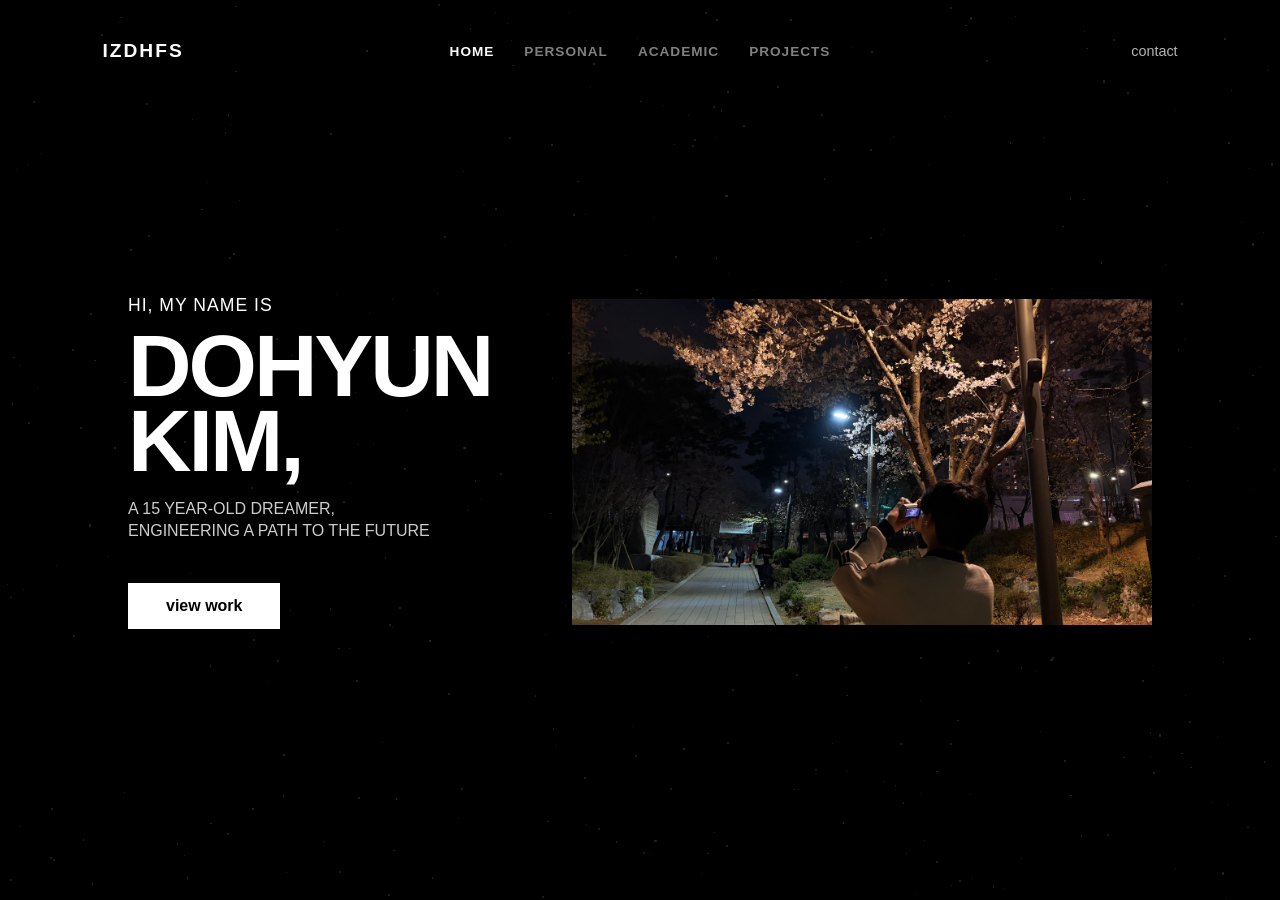
<file: index.html>
<!DOCTYPE html>
<html lang="ko">
<head>
    <meta charset="UTF-8">
    <meta name="viewport" content="width=device-width, initial-scale=1.0">
    <title>안녕하세요여러분</title>
    <link rel="stylesheet" href="indexstyle.css">
    <meta name="keywords" content="과학 포트폴리오, 인터랙티브 웹, MediaPipe, Three.js, 과학 실험, Web Lab">
    <meta property="og:title" content="IZDHFS | 인터랙티브 과학 포트폴리오">
    <meta property="og:description" content="과학적 원리를 기술로 구현한 디지털 실험실">
    <meta property="og:type" content="website">
</head>
<body>
    <div id="starfield"></div>

    <header>
        <div class="logo">IZDHFS</div>
        
        <nav class="main-nav">
            <a href="index.html" class="nav-item active">Home</a>
            <a href="personal.html" class="nav-item">Personal</a>
            <a href="academic.html" class="nav-item">Academic</a>
            <a href="projects.html" class="nav-item">Projects</a>
        </nav>

        <nav class="contact-container">
            <button id="contactBtn" class="contact-trigger">contact</button>
            <div id="contactBox" class="contact-box">
                <div class="arrow-up"></div>
                <a href="https://instagram.com/izdhf" target="_blank">
                    <span class="icon"></span> Instagram
                </a>
            </div>
        </nav>
    </header>

    <main class="hero">
        <div class="hero-content">
            <p class="intro-text">HI, MY NAME IS</p>
            <h1 class="name">DOHYUN<br>KIM,</h1>
            <p class="description">A 15 YEAR-OLD DREAMER,<br>ENGINEERING A PATH TO THE FUTURE</p>
            <a href="select.html" class="view-work-btn">view work</a>
        </div>
        
        <div class="hero-image">
            <img src="holyaura.jpg" alt="DoHyun Kim">
        </div>
    </main>

    <script src="indexscript.js"></script>
</body>
</html>
</file>
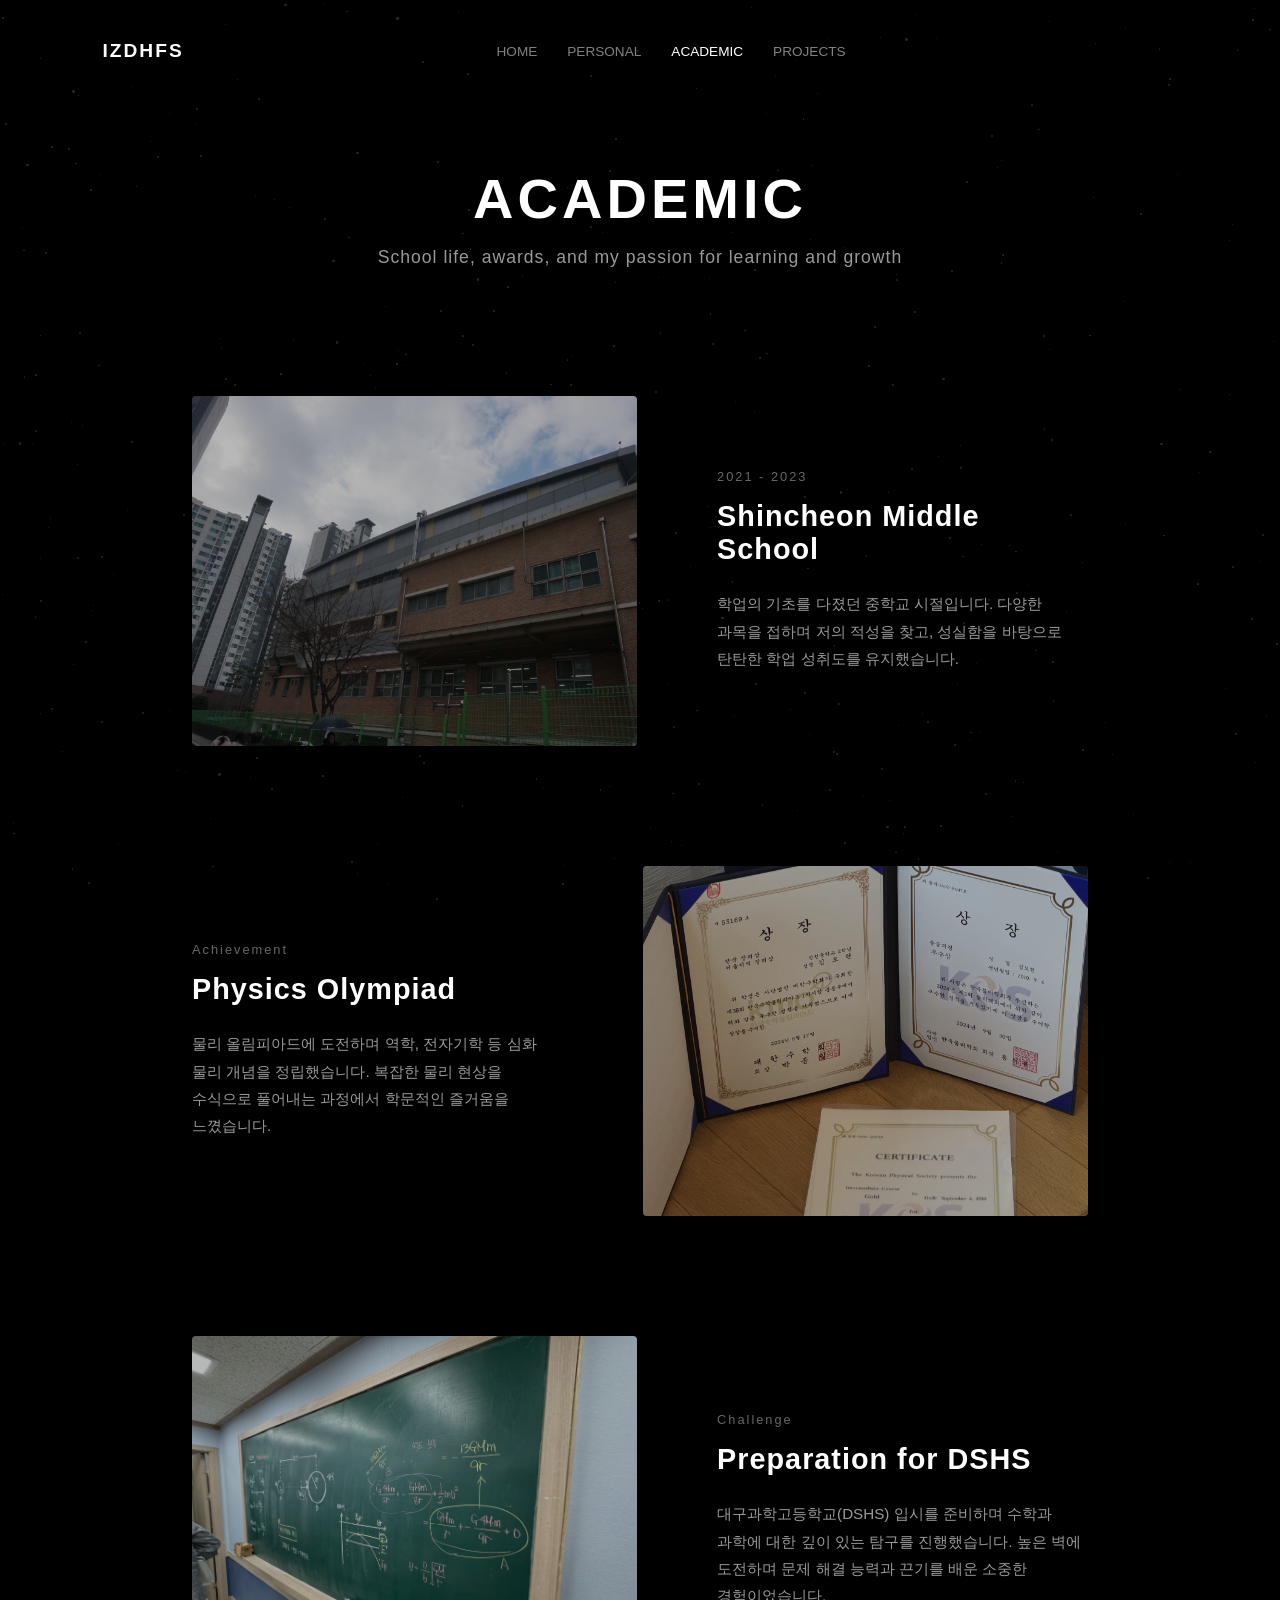
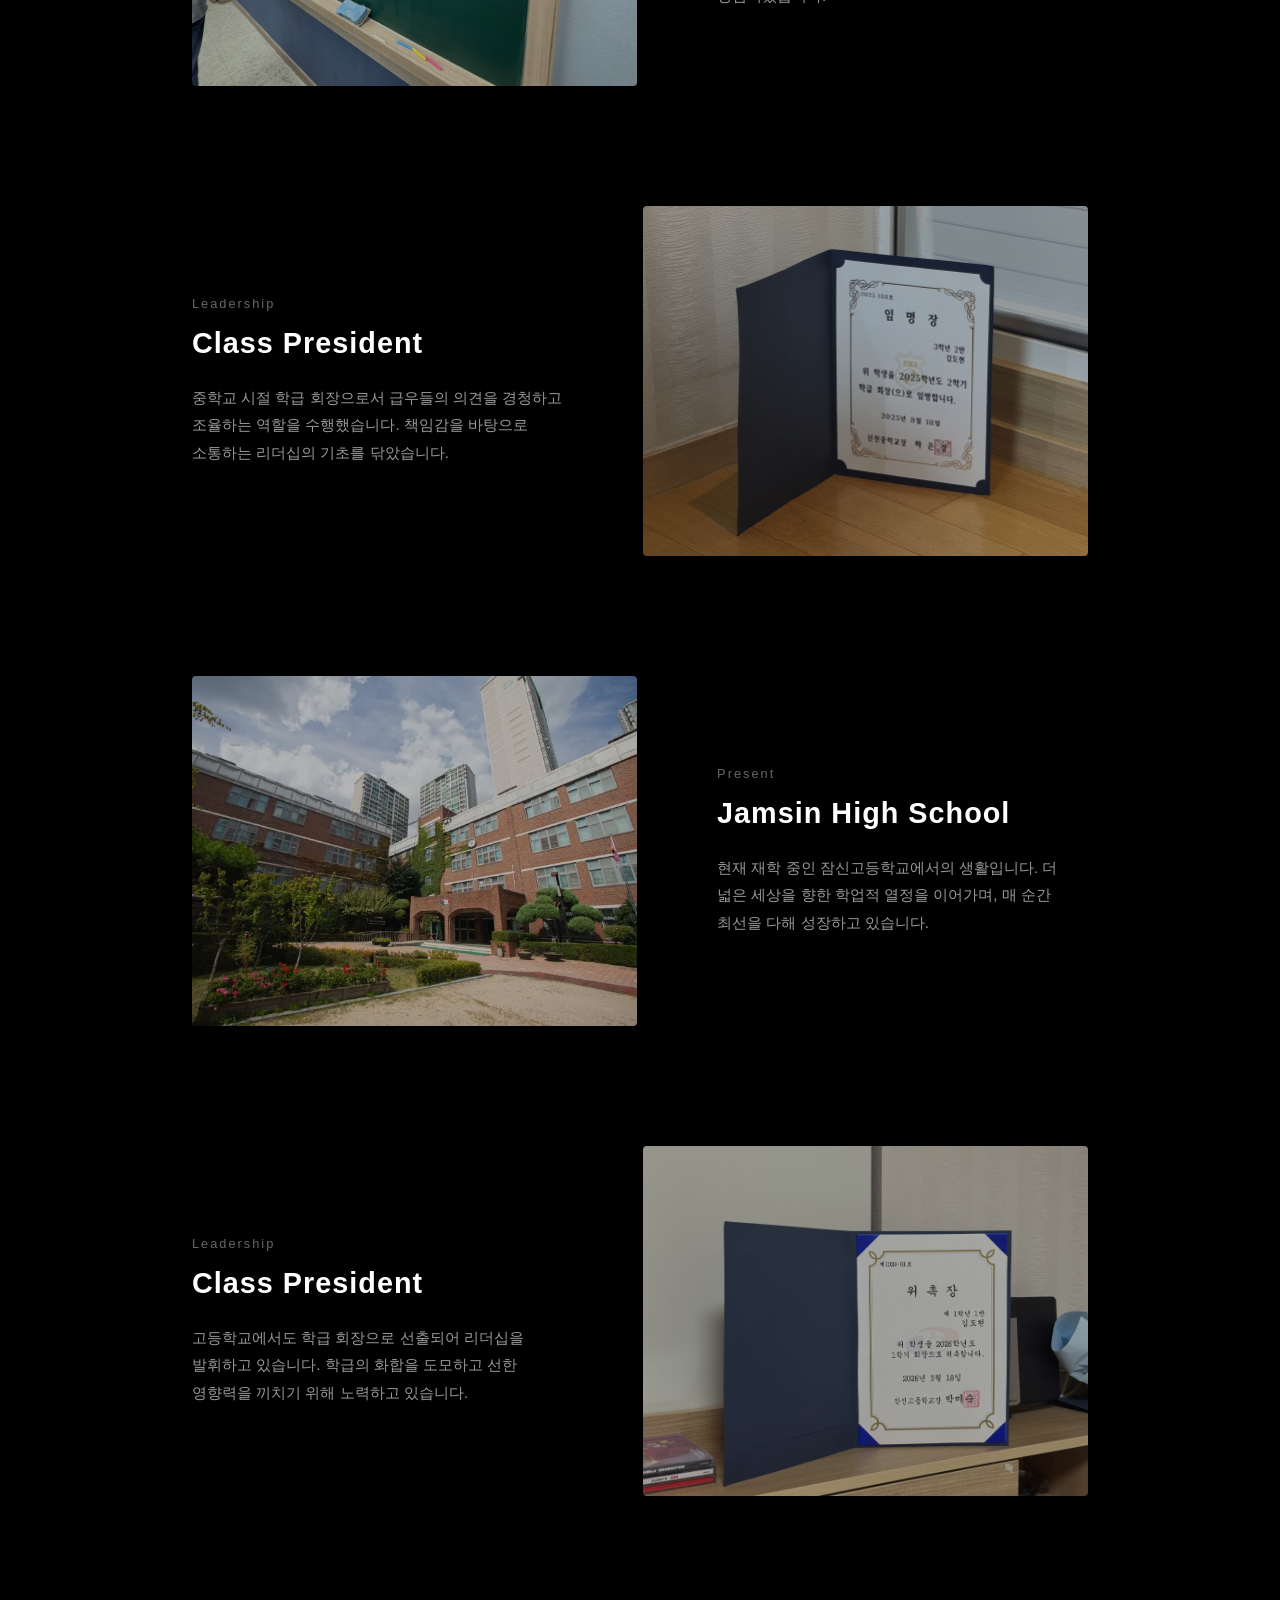
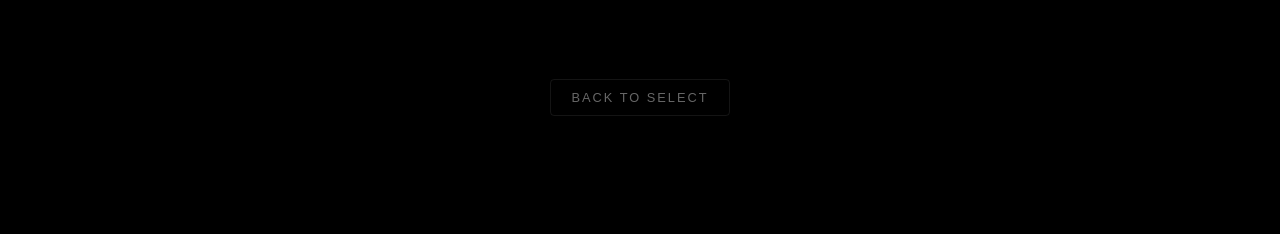
<file: academic.html>
<!DOCTYPE html>
<html lang="ko">
<head>
    <meta charset="UTF-8">
    <meta name="viewport" content="width=device-width, initial-scale=1.0">
    <title>Academic - DoHyun Kim</title>
    <link rel="stylesheet" href="academicstyle.css">
</head>
<body>
    <div id="starfield"></div>

    <header>
        <div class="logo" onclick="location.href='index.html'" style="cursor:pointer">IZDHFS</div>
        <nav class="main-nav">
            <a href="index.html" class="nav-item">Home</a>
            <a href="personal.html" class="nav-item">Personal</a>
            <a href="academic.html" class="nav-item active">Academic</a>
            <a href="projects.html" class="nav-item">Projects</a>
        </nav>
        <div class="header-right"></div>
    </header>

    <main class="content-container">
        <section class="intro-section">
            <h1 class="title">ACADEMIC</h1>
            <p class="subtitle">School life, awards, and my passion for learning and growth</p>
        </section>

        <section class="milestone-list">
            <article class="milestone-item">
                <div class="milestone-image">
                    <img src="academic_scms.jpg" alt="Shincheon Middle School">
                </div>
                <div class="milestone-text">
                    <span class="year">2021 - 2023</span>
                    <h2>Shincheon Middle School</h2>
                    <p>학업의 기초를 다졌던 중학교 시절입니다. 다양한 과목을 접하며 저의 적성을 찾고, 성실함을 바탕으로 탄탄한 학업 성취도를 유지했습니다.</p>
                </div>
            </article>

            <article class="milestone-item">
                <div class="milestone-image">
                    <img src="academic_olympiad.jpg" alt="Physics Olympiad">
                </div>
                <div class="milestone-text">
                    <span class="year">Achievement</span>
                    <h2>Physics Olympiad</h2>
                    <p>물리 올림피아드에 도전하며 역학, 전자기학 등 심화 물리 개념을 정립했습니다. 복잡한 물리 현상을 수식으로 풀어내는 과정에서 학문적인 즐거움을 느꼈습니다.</p>
                </div>
            </article>

            <article class="milestone-item">
                <div class="milestone-image">
                    <img src="academic_dshs.jpg" alt="Preparation for DSHS">
                </div>
                <div class="milestone-text">
                    <span class="year">Challenge</span>
                    <h2>Preparation for DSHS</h2>
                    <p>대구과학고등학교(DSHS) 입시를 준비하며 수학과 과학에 대한 깊이 있는 탐구를 진행했습니다. 높은 벽에 도전하며 문제 해결 능력과 끈기를 배운 소중한 경험이었습니다.</p>
                </div>
            </article>

            <article class="milestone-item">
                <div class="milestone-image">
                    <img src="academic_clpr1.jpg" alt="Class President">
                </div>
                <div class="milestone-text">
                    <span class="year">Leadership</span>
                    <h2>Class President</h2>
                    <p>중학교 시절 학급 회장으로서 급우들의 의견을 경청하고 조율하는 역할을 수행했습니다. 책임감을 바탕으로 소통하는 리더십의 기초를 닦았습니다.</p>
                </div>
            </article>

            <article class="milestone-item">
                <div class="milestone-image">
                    <img src="academic_jshs.png" alt="Jamsin High School">
                </div>
                <div class="milestone-text">
                    <span class="year">Present</span>
                    <h2>Jamsin High School</h2>
                    <p>현재 재학 중인 잠신고등학교에서의 생활입니다. 더 넓은 세상을 향한 학업적 열정을 이어가며, 매 순간 최선을 다해 성장하고 있습니다.</p>
                </div>
            </article>

            <article class="milestone-item">
                <div class="milestone-image">
                    <img src="academic_classpr2.jpg" alt="Class President">
                </div>
                <div class="milestone-text">
                    <span class="year">Leadership</span>
                    <h2>Class President</h2>
                    <p>고등학교에서도 학급 회장으로 선출되어 리더십을 발휘하고 있습니다. 학급의 화합을 도모하고 선한 영향력을 끼치기 위해 노력하고 있습니다.</p>
                </div>
            </article>
        </section>

        <footer class="page-footer">
            <a href="select.html" class="back-btn">Back to Select</a>
        </footer>
    </main>

    <script src="academicscript.js"></script>
</body>
</html>
</file>
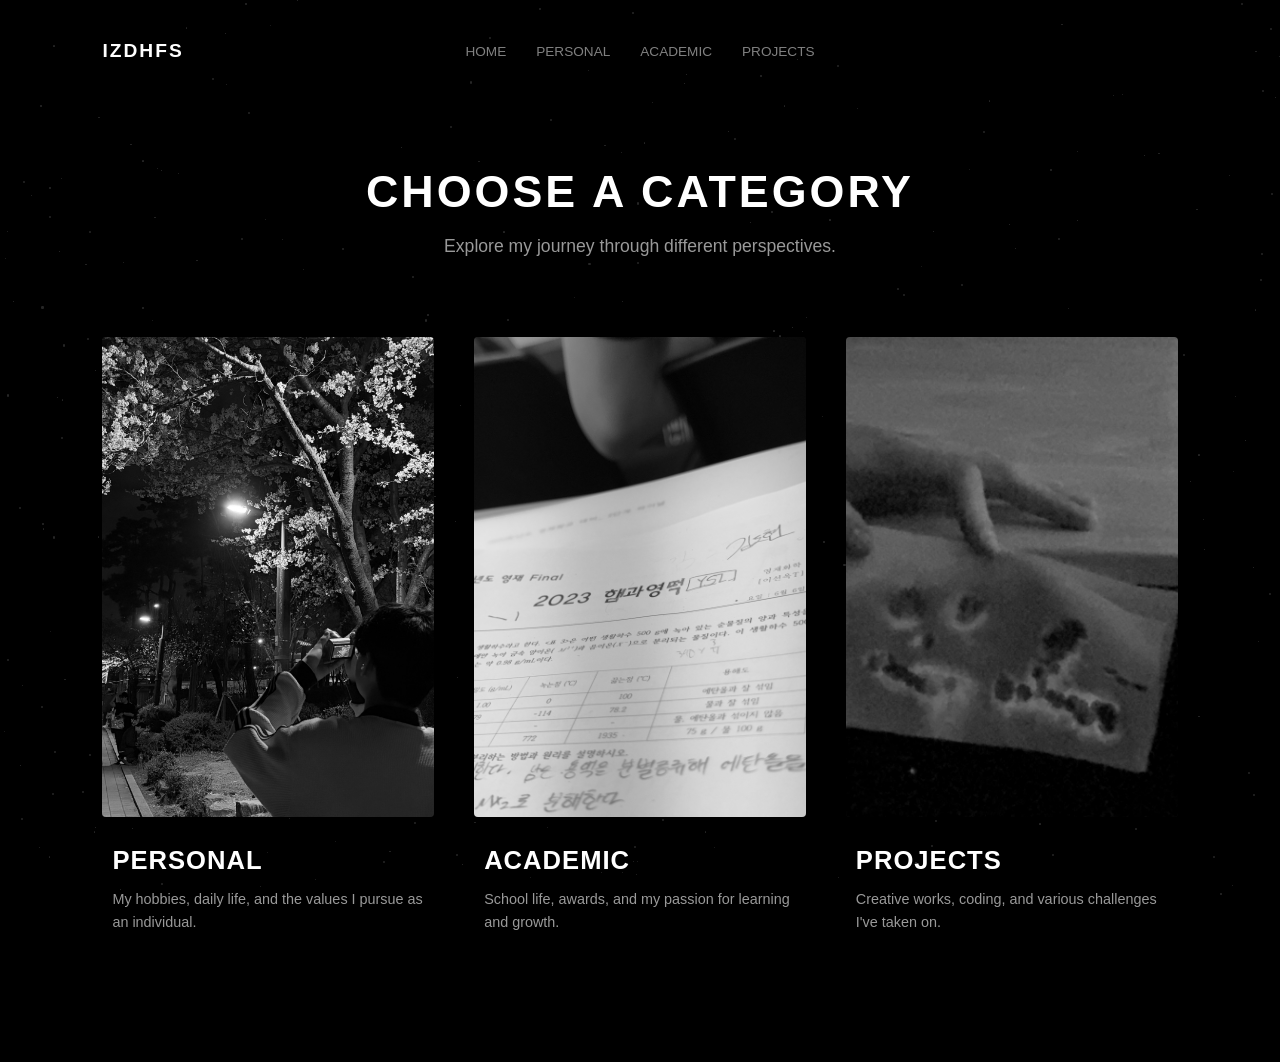
<file: select.html>
<!DOCTYPE html>
<html lang="ko">
<head>
    <meta charset="UTF-8">
    <meta name="viewport" content="width=device-width, initial-scale=1.0">
    <title>Select Category - DoHyun Kim</title>
    <style>
        /* --- CSS 통합 --- */
        * {
            margin: 0;
            padding: 0;
            box-sizing: border-box;
            font-family: 'Arial Black', sans-serif;
        }

        body {
            background-color: #000;
            color: #fff;
            overflow-x: hidden;
            min-height: 100vh;
        }

        /* 별 배경 */
        #starfield {
            position: fixed;
            top: 0;
            left: 0;
            width: 100%;
            height: 100%;
            z-index: -1;
            background: #000;
        }

        .star {
            position: absolute;
            background: white;
            border-radius: 50%;
            opacity: 0.15;
            transition: opacity 0.6s ease;
        }

        .star.bright {
            opacity: 1 !important;
            transform: scale(1.8);
            box-shadow: 0 0 8px #fff;
        }

        /* 헤더 */
        header {
            display: flex;
            justify-content: space-between;
            align-items: center;
            padding: 2.5rem 8%;
            z-index: 100;
        }

        .logo { font-size: 1.2rem; font-weight: 900; letter-spacing: 2px; cursor: pointer; flex: 1; }
        .main-nav { display: flex; gap: 30px; flex: 2; justify-content: center; }
        .nav-item {
            color: #fff; text-decoration: none; font-size: 0.85rem;
            opacity: 0.5; transition: 0.3s; text-transform: uppercase;
        }
        .nav-item:hover { opacity: 1; }
        .header-right { flex: 1; }

        /* 선택 컨테이너 */
        .select-page {
            padding: 4rem 8% 8rem;
            text-align: center;
        }

        .page-title { margin-bottom: 5rem; }
        .page-title h2 { font-size: 2.8rem; letter-spacing: 3px; margin-bottom: 1.2rem; }
        .page-title p { font-size: 1.1rem; opacity: 0.6; font-family: 'Arial', sans-serif; }

        /* 카드 그리드 */
        .card-grid {
            display: grid;
            grid-template-columns: repeat(3, 1fr);
            gap: 40px;
            justify-content: center;
            max-width: 1200px;
            margin: 0 auto;
        }

        .work-card {
            cursor: pointer;
            transition: transform 0.4s ease;
            text-decoration: none;
            color: inherit;
        }

        .work-card:hover { transform: translateY(-15px); }

        .image-holder {
            width: 100%;
            height: 480px;
            background-color: #111;
            overflow: hidden;
            margin-bottom: 1.8rem;
            border-radius: 4px;
        }

        .image-holder img {
            width: 100%;
            height: 100%;
            object-fit: cover;
            transition: transform 0.6s ease;
            filter: grayscale(100%);
        }

        .work-card:hover .image-holder img {
            transform: scale(1.05);
            filter: grayscale(0%);
        }

        .text-holder { text-align: left; padding: 0 10px; }
        .text-holder h3 { font-size: 1.6rem; margin-bottom: 0.8rem; letter-spacing: 1px; }
        .text-holder p { font-size: 0.9rem; line-height: 1.6; opacity: 0.6; font-family: 'Arial', sans-serif; }

        @media (max-width: 1024px) {
            .card-grid { grid-template-columns: repeat(auto-fit, minmax(280px, 1fr)); }
        }

        @media (max-width: 768px) {
            header { flex-direction: column; gap: 20px; }
            .card-grid { grid-template-columns: 1fr; max-width: 450px; }
            .image-holder { height: 350px; }
        }
    </style>
</head>
<body>
    <div id="starfield"></div>

    <header>
        <div class="logo" onclick="location.href='index.html'">IZDHFS</div>
        <nav class="main-nav">
            <a href="index.html" class="nav-item">Home</a>
            <a href="personal.html" class="nav-item">Personal</a>
            <a href="academic.html" class="nav-item">Academic</a>
            <a href="projects.html" class="nav-item">Projects</a>
        </nav>
        <div class="header-right"></div>
    </header>

    <main class="select-page">
        <div class="page-title">
            <h2>CHOOSE A CATEGORY</h2>
            <p>Explore my journey through different perspectives.</p>
        </div>

        <div class="card-grid">
            <a href="personal.html" class="work-card">
                <div class="image-holder"><img src="personalthumbnail.jpg" alt="Personal"></div>
                <div class="text-holder">
                    <h3>PERSONAL</h3>
                    <p>My hobbies, daily life, and the values I pursue as an individual.</p>
                </div>
            </a>

            <a href="academic.html" class="work-card">
                <div class="image-holder"><img src="academicthumbnail.jpg" alt="Academic"></div>
                <div class="text-holder">
                    <h3>ACADEMIC</h3>
                    <p>School life, awards, and my passion for learning and growth.</p>
                </div>
            </a>

            <a href="projects.html" class="work-card">
                <div class="image-holder"><img src="projectsthumbnail.jpg" alt="Projects"></div>
                <div class="text-holder">
                    <h3>PROJECTS</h3>
                    <p>Creative works, coding, and various challenges I've taken on.</p>
                </div>
            </a>
        </div>
    </main>

    <script src="selectscript.js"></script>
</body>
</html>
</file>
<file: indexstyle.css>
* {
    margin: 0;
    padding: 0;
    box-sizing: border-box;
    font-family: 'Arial Black', sans-serif;
}

body {
    background-color: #000;
    color: #fff;
    overflow-x: hidden;
    min-height: 100vh;
}

#starfield {
    position: fixed;
    top: 0;
    left: 0;
    width: 100%;
    height: 100%;
    z-index: -1;
    background: #000;
}

.star {
    position: absolute;
    background: white;
    border-radius: 50%;
    opacity: 0.15;
    transition: opacity 0.6s ease, transform 0.6s ease;
}

.star.bright {
    opacity: 1 !important;
    transform: scale(1.8);
    box-shadow: 0 0 8px #fff;
}

/* 헤더 레이아웃 수정 */
header {
    display: flex;
    justify-content: space-between;
    align-items: center;
    padding: 2.5rem 8%;
    position: relative;
    z-index: 100;
}

.logo {
    font-size: 1.2rem;
    font-weight: 900;
    letter-spacing: 2px;
    flex: 1;
}

/* 중앙 내비게이션 스타일 */
.main-nav {
    display: flex;
    gap: 30px;
    flex: 2;
    justify-content: center;
}

.nav-item {
    color: #fff;
    text-decoration: none;
    font-size: 0.85rem;
    font-weight: bold;
    text-transform: uppercase;
    opacity: 0.5;
    transition: 0.3s;
    letter-spacing: 1px;
}

.nav-item:hover, .nav-item.active {
    opacity: 1;
}

.contact-container {
    flex: 1;
    display: flex;
    justify-content: flex-end;
    position: relative;
}

.contact-trigger {
    background: none;
    border: none;
    color: #fff;
    font-size: 0.9rem;
    cursor: pointer;
    opacity: 0.7;
    transition: 0.3s;
}

.contact-trigger:hover { opacity: 1; }

.contact-box {
    display: none;
    position: absolute;
    top: 45px;
    right: 0;
    background-color: rgba(60, 60, 60, 0.9);
    min-width: 160px;
    border-radius: 8px;
    overflow: hidden;
    backdrop-filter: blur(10px);
    box-shadow: 0 10px 30px rgba(0,0,0,0.5);
}

.contact-box.show { display: block; animation: fadeIn 0.3s ease; }

.contact-box a {
    display: flex;
    align-items: center;
    padding: 15px 20px;
    color: white;
    text-decoration: none;
    font-size: 0.85rem;
    gap: 10px;
}

.contact-box a:hover { background-color: rgba(255, 255, 255, 0.1); }

.arrow-up {
    position: absolute;
    top: -8px;
    right: 20px;
    border-left: 8px solid transparent;
    border-right: 8px solid transparent;
    border-bottom: 8px solid rgba(60, 60, 60, 0.9);
}

/* 메인 히어로 섹션 */
.hero {
    display: flex;
    align-items: center;
    justify-content: center;
    min-height: 80vh;
    padding: 0 10%;
    gap: 60px;
}

.hero-content { flex: 1; }

.intro-text {
    font-size: 1.1rem;
    margin-bottom: 0.8rem;
    letter-spacing: 1px;
}

.name {
    font-size: 5.5rem;
    line-height: 0.85;
    font-weight: 900;
    margin-bottom: 1.2rem;
    letter-spacing: -3px;
}

.description {
    font-size: 1rem;
    line-height: 1.4;
    margin-bottom: 2.5rem;
    opacity: 0.8;
}

.view-work-btn {
    display: inline-block;
    background-color: #fff;
    color: #000;
    padding: 14px 38px;
    text-decoration: none;
    font-weight: bold;
    transition: 0.3s;
}

.view-work-btn:hover { transform: scale(1.05); }

.hero-image img {
    width: 100%;
    max-width: 580px;
    display: block;
}

@keyframes fadeIn {
    from { opacity: 0; transform: translateY(-10px); }
    to { opacity: 1; transform: translateY(0); }
}

/* 반응형 수정: 모바일에서는 중앙 메뉴를 숨기거나 햄버거 메뉴로 대체하는 것이 좋지만, 
일단은 세로 정렬 시 메뉴가 겹치지 않게 간격을 조절했습니다. */
@media (max-aspect-ratio: 1/1), (max-width: 768px) {
    header {
        flex-direction: column;
        gap: 15px;
        padding: 2rem;
    }
    .main-nav {
        gap: 15px;
    }
    .hero {
        flex-direction: column-reverse;
        text-align: center;
        gap: 30px;
    }
    .name { font-size: 3.2rem; }
}

/* ==========================================
   📱 모바일 세로 화면 최적화 (가로폭이 좁을 때 조건)
   ========================================== */
@media (max-width: 768px) {
    header {
        flex-direction: column !important; /* 로고와 메뉴를 위아래 세로로 배치 */
        gap: 15px !important;              /* 로고와 메뉴 사이의 간격 */
        padding: 20px 10px !important;     /* 모바일 화면 여백 줄임 */
        text-align: center !important;
    }

    /* 네비게이션 바가 화면 중앙으로 오도록 설정 */
    header .main-nav {
        display: flex !important;
        width: 100% !important;
        justify-content: center !important; /* 글씨들을 가로 정가운데로 정렬 */
        gap: 15px !important;               /* 글씨들 사이의 간격 조절 */
    }

    /* 연한 글씨 스타일 비율 보정 */
    header .nav-item {
        font-size: 0.85rem !important;      /* 세로 화면에 맞게 글자 크기 축소 */
        letter-spacing: 0.5px !important;   /* 자간 조여서 한 줄 배치 유도 */
        white-space: nowrap !important;     /* 글자가 아래로 쪼개지는 현상 방지 */
    }
}

/* ==========================================
   📱 모바일 세로 화면 최적화 (가로폭 768px 이하 조건)
   ========================================== */
@media (max-width: 768px) {
    header {
        flex-direction: column !important; /* IZDHFS 로고와 메뉴를 위아래 세로로 배치 */
        gap: 15px !important;              /* 로고와 메뉴 사이의 상하 간격 */
        padding: 20px 10px !important;     /* 양옆 여백을 줄여 모바일 공간 확보 */
        text-align: center !important;
    }

    /* 네비게이션 컨테이너를 가로 정가운데로 정렬 */
    header .main-nav {
        display: flex !important;
        width: 100% !important;
        justify-content: center !important; /* 메뉴 글씨들을 가로 정가운데로 정렬 */
        gap: 15px !important;               /* 글씨들 사이의 좌우 간격 */
    }

    /* 연한 글씨 메뉴 아이템 비율 보정 */
    header .nav-item {
        font-size: 0.85rem !important;      /* 세로 화면에 맞게 글자 크기 축소 */
        letter-spacing: 0.5px !important;   /* 자간을 조여 한 줄에 들어가도록 처리 */
        white-space: nowrap !important;     /* 화면이 좁아도 글자가 위아래로 깨지지 않게 고정 */
    }
}

/* 스마트폰 화면이 극단적으로 좁을 때 (아이폰 SE 등 가로 380px 이하) */
@media (max-width: 380px) {
    header .main-nav {
        gap: 10px !important;               /* 메뉴 간격을 더 좁혀서 겹침 방지 */
    }
    header .nav-item {
        font-size: 0.78rem !important;      /* 글씨를 조금 더 축소 */
    }
}
</file>
<file: academicstyle.css>
* {
    margin: 0;
    padding: 0;
    box-sizing: border-box;
    font-family: 'Arial Black', sans-serif;
}

body {
    background-color: #000;
    color: #fff;
    overflow-x: hidden;
    min-height: 100vh;
}

#starfield {
    position: fixed;
    top: 0;
    left: 0;
    width: 100%;
    height: 100%;
    z-index: -1;
    background: #000;
}

.star {
    position: absolute;
    background: white;
    border-radius: 50%;
    opacity: 0.15;
    transition: opacity 0.6s ease;
}

.star.bright {
    opacity: 1 !important;
    transform: scale(1.8);
    box-shadow: 0 0 8px #fff;
}

header {
    display: flex;
    justify-content: space-between;
    align-items: center;
    padding: 2.5rem 8%;
    z-index: 100;
}

.logo { font-size: 1.2rem; font-weight: 900; letter-spacing: 2px; }
.main-nav { display: flex; gap: 30px; }
.nav-item {
    color: #fff; text-decoration: none; font-size: 0.85rem;
    opacity: 0.5; transition: 0.3s; text-transform: uppercase;
}
.nav-item:hover, .nav-item.active { opacity: 1; }
.header-right { width: 1.2rem; }

.content-container {
    padding: 4rem 15% 4rem;
}

.intro-section {
    text-align: center;
    margin-bottom: 8rem;
}

.title {
    font-size: 3.5rem;
    letter-spacing: 4px;
    margin-bottom: 1rem;
}

.subtitle {
    font-size: 1.1rem;
    opacity: 0.6;
    font-family: 'Arial', sans-serif;
    letter-spacing: 1px;
}

.milestone-list {
    display: flex;
    flex-direction: column;
    gap: 120px;
    margin-bottom: 8rem;
}

.milestone-item {
    display: flex;
    align-items: center;
    gap: 80px;
}

/* 짝수 번째 아이템은 오른쪽에서 왼쪽으로 정렬 (지그재그) */
.milestone-item:nth-child(even) {
    flex-direction: row-reverse;
}

.milestone-image {
    flex: 1.2;
    height: 350px;
    background-color: #111;
    border-radius: 4px;
    overflow: hidden;
}

.milestone-image img {
    width: 100%;
    height: 100%;
    object-fit: cover;
    opacity: 0.7;
    transition: 0.8s;
}

.milestone-item:hover .milestone-image img {
    opacity: 1;
    transform: scale(1.05);
}

.milestone-text {
    flex: 1;
}

.year {
    font-family: 'Arial', sans-serif;
    font-size: 0.8rem;
    color: #fff;
    opacity: 0.4;
    letter-spacing: 2px;
    display: block;
    margin-bottom: 1rem;
}

.milestone-text h2 {
    font-size: 1.8rem;
    margin-bottom: 1.5rem;
    letter-spacing: 1px;
}

.milestone-text p {
    font-size: 0.95rem;
    line-height: 1.8;
    opacity: 0.6;
    font-family: 'Arial', sans-serif;
    word-break: keep-all;
}

.page-footer {
    text-align: center;
    padding: 4rem 0;
}

.back-btn {
    color: #fff;
    text-decoration: none;
    font-size: 0.8rem;
    opacity: 0.4;
    text-transform: uppercase;
    letter-spacing: 2px;
    padding: 10px 20px;
    border: 1px solid rgba(255, 255, 255, 0.2);
    border-radius: 4px;
    transition: 0.3s;
}

.back-btn:hover {
    opacity: 1;
    border-color: #fff;
    background-color: rgba(255, 255, 255, 0.05);
}

@media (max-width: 1024px) {
    .content-container { padding: 4rem 8% 4rem; }
    .milestone-item, .milestone-item:nth-child(even) { flex-direction: column; gap: 30px; }
    .milestone-image { width: 100%; height: 300px; }
    .milestone-text { text-align: center; }
}

/* ==========================================
   📱 모바일 세로 화면 최적화 (가로폭이 좁을 때 조건)
   ========================================== */
@media (max-width: 768px) {
    header {
        flex-direction: column !important; /* 로고와 메뉴를 위아래 세로로 배치 */
        gap: 15px !important;              /* 로고와 메뉴 사이의 간격 */
        padding: 20px 10px !important;     /* 모바일 화면 여백 줄임 */
        text-align: center !important;
    }

    /* 네비게이션 바가 화면 중앙으로 오도록 설정 */
    header .main-nav {
        display: flex !important;
        width: 100% !important;
        justify-content: center !important; /* 글씨들을 가로 정가운데로 정렬 */
        gap: 15px !important;               /* 글씨들 사이의 간격 조절 */
    }

    /* 연한 글씨 스타일 비율 보정 */
    header .nav-item {
        font-size: 0.85rem !important;      /* 세로 화면에 맞게 글자 크기 축소 */
        letter-spacing: 0.5px !important;   /* 자간 조여서 한 줄 배치 유도 */
        white-space: nowrap !important;     /* 글자가 아래로 쪼개지는 현상 방지 */
    }
}

/* 아주 좁은 스마트폰 대응 */
@media (max-width: 380px) {
    header .main-nav {
        gap: 10px !important;
    }
    header .nav-item {
        font-size: 0.78rem !important;
    }
}
</file>
